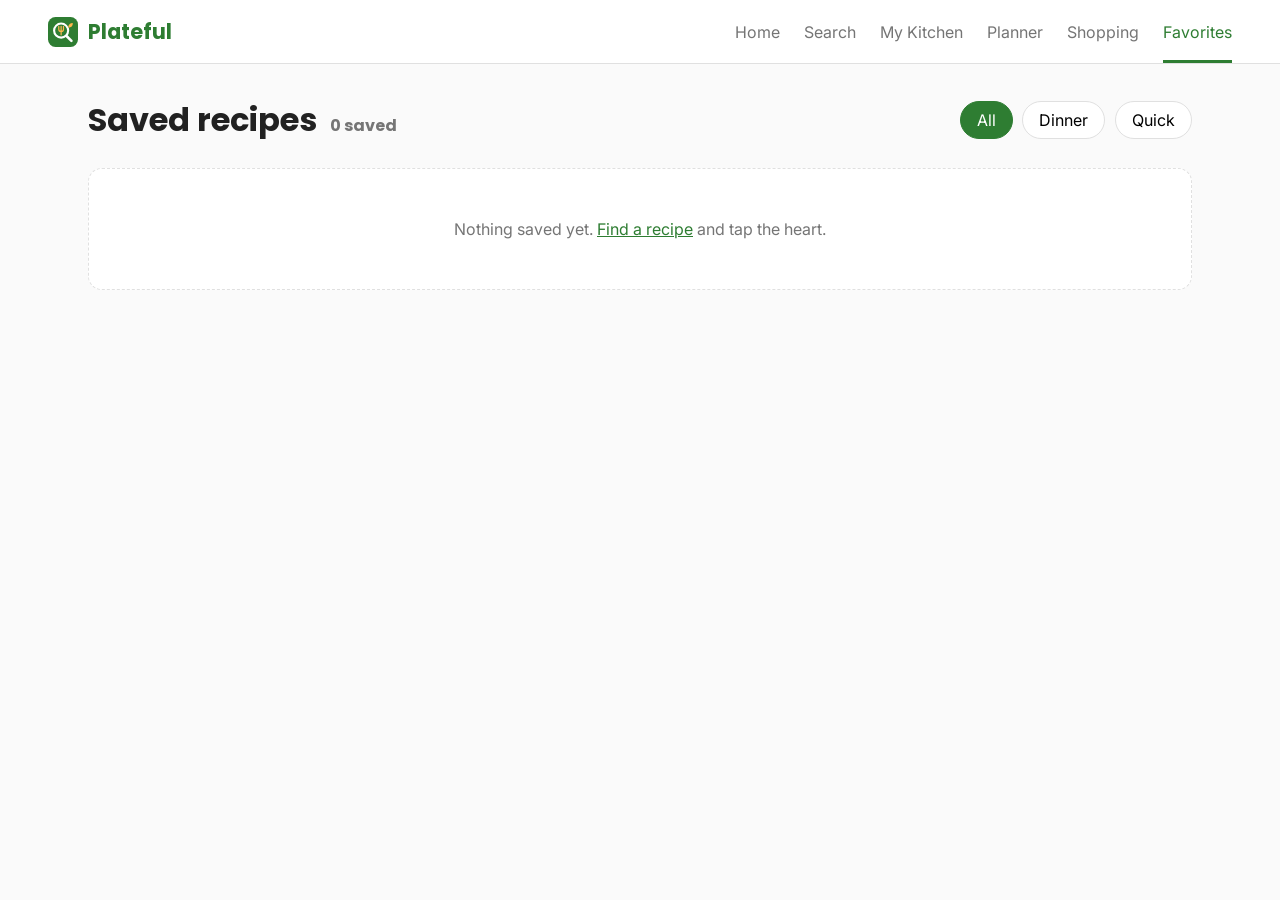
<file: favorites.html>
<!DOCTYPE html>
<html lang="en">

<head>
    <meta charset="utf-8">
    <meta name="viewport" content="width=device-width,initial-scale=1">
    <link rel="icon" href="logo.svg" type="image/svg+xml">
    <link href="https://fonts.googleapis.com/css2?family=Inter:wght@400;500&family=Poppins:wght@600;700&display=swap"
        rel="stylesheet">
    <link rel="stylesheet" href="css/shared.css">
    <title>Favorites · Plateful</title>
    <style>
        .top {
            display: flex;
            justify-content: space-between;
            align-items: center;
            gap: 1rem;
            flex-wrap: wrap;
            margin-bottom: 1.5rem
        }

        .top h1 {
            font-size: 2rem;
            font-weight: 700
        }

        .top small {
            color: var(--muted);
            font-size: 1rem;
            margin-left: .8rem
        }

        .filters {
            display: flex;
            gap: .6rem
        }

        .filters .chip {
            cursor: pointer;
            font: inherit;
            transition: background .2s, color .2s
        }

        .filters .chip:hover {
            border-color: var(--primary)
        }

        .filters .chip.on {
            background: var(--primary);
            color: #fff;
            border-color: var(--primary)
        }

        .grid {
            display: flex;
            flex-wrap: wrap;
            gap: 1.4rem
        }

        .grid>.card,
        .grid>article {
            flex: 1 1 260px;
            max-width: 340px
        }

        .card.out {
            opacity: 0;
            transform: scale(.95)
        }

        .empty {
            flex: 1 1 100%;
            max-width: none;
            text-align: center;
            padding: 3rem 1rem;
            background: #fff;
            border: 1px dashed var(--border);
            border-radius: var(--radius);
            color: var(--muted)
        }

        .empty a {
            color: var(--primary);
            text-decoration: underline
        }
    </style>
</head>

<body>
    <div id="nav"></div>
    <main class="wrap">
        <div class="top">
            <h1>Saved recipes<small id="count"></small></h1>
            <div class="filters" role="group" aria-label="Filter saved recipes"><button class="chip on"
                    data-f="all">All</button><button class="chip" data-f="dinner">Dinner</button><button class="chip"
                    data-f="quick">Quick</button></div>
        </div>
        <section class="grid" id="grid" aria-live="polite"></section>
    </main>
    <script src="js/data.js"></script>
    <script src="js/modal.js"></script>
    <script>
        document.getElementById("nav").innerHTML = NAV("favorites"); ready.then(() => {
            const $ = id => document.getElementById(id); let f = "all";
            const pass = r => f === "all" || (f === "dinner" && r.type === "Dinner") || (f === "quick" && r.time <= 20);
            function render() {
                const all = Favs.list().map(byId).filter(Boolean), list = all.filter(pass);
                $("count").textContent = all.length + " saved";
                $("grid").innerHTML = list.length ? list.map(r => `<article class="card"><a href="recipe.html?id=${r.id}" data-open="${r.id}"><div class="img" style="background:${r.img}"></div><div class="body"><h3>${r.title}</h3><div class="meta">${r.time} min <span class="tag ${r.difficulty}">${r.difficulty}</span></div></div></a><button class="heart on" data-id="${r.id}" aria-label="Remove ${r.title} from favorites">♥</button></article>`).join("") :
                    `<div class="empty">${all.length ? "No saved recipes match this filter." : 'Nothing saved yet. <a href="search.html">Find a recipe</a> and tap the heart.'}</div>`;
            }
            $("grid").onclick = e => { const b = e.target.closest(".heart"); if (!b) return; Favs.toggle(b.dataset.id); const c = b.closest(".card"); c.classList.add("out"); setTimeout(render, 200) };
            document.querySelector(".filters").onclick = e => { const b = e.target.closest(".chip"); if (!b) return; f = b.dataset.f; document.querySelectorAll(".filters .chip").forEach(x => x.classList.toggle("on", x === b)); render() };
            render();
            addEventListener("rf:favs", render);
        });
    </script>
</body>

</html>
</file>
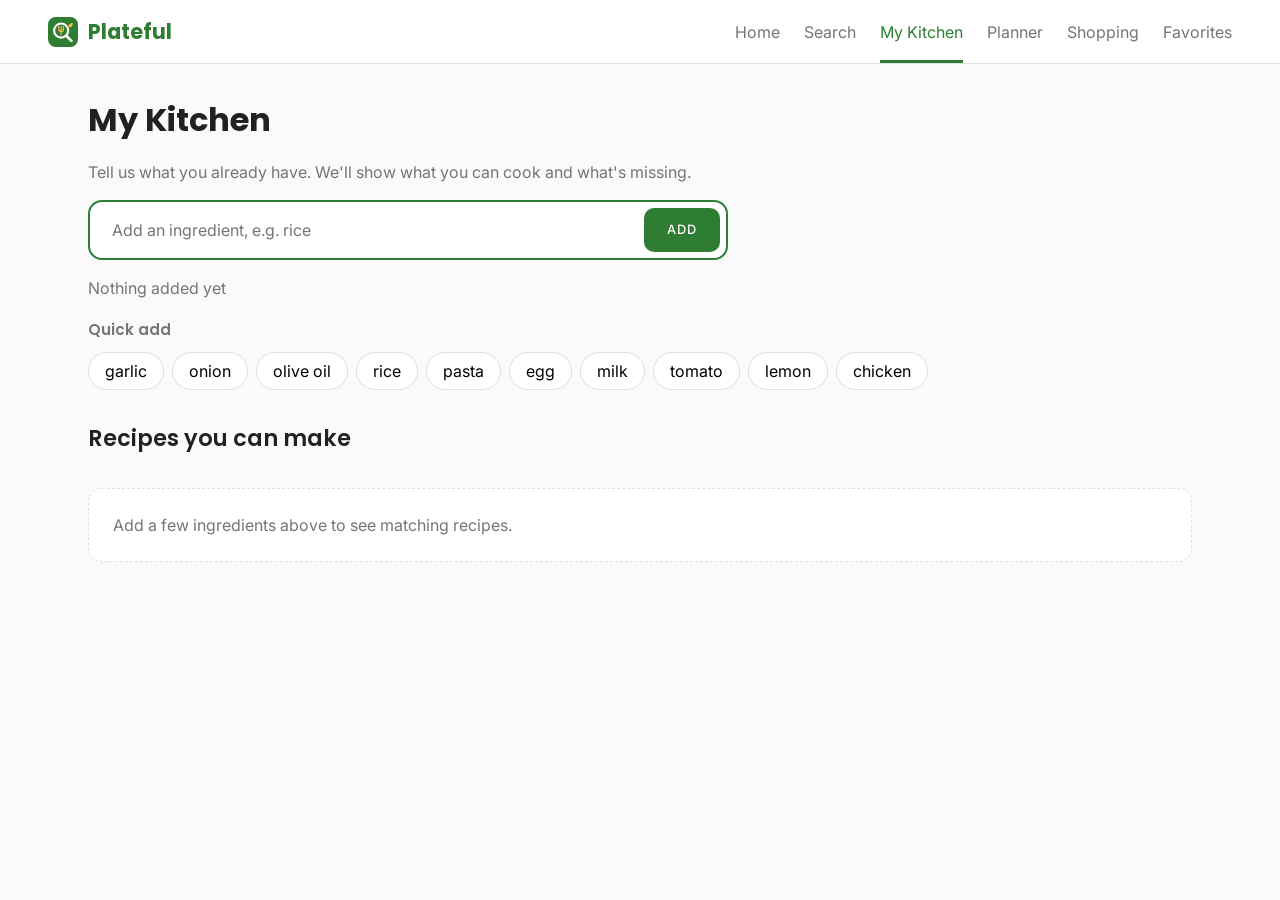
<file: kitchen.html>
<!DOCTYPE html>
<html lang="en">

<head>
    <meta charset="utf-8">
    <meta name="viewport" content="width=device-width,initial-scale=1">
    <link rel="icon" href="logo.svg" type="image/svg+xml">
    <title>My Kitchen · Plateful</title>
    <link href="https://fonts.googleapis.com/css2?family=Inter:wght@400;500&family=Poppins:wght@600;700&display=swap"
        rel="stylesheet">
    <link rel="stylesheet" href="css/shared.css">
    <style>
        .bar {
            display: flex;
            border: 2px solid var(--primary);
            border-radius: 14px;
            background: #fff;
            padding: .4rem;
            max-width: 640px;
            margin: 1rem 0
        }

        .bar input {
            flex: 1;
            border: 0;
            font: inherit;
            padding: .6rem 1rem;
            min-width: 0;
            background: none
        }

        .bar input:focus {
            outline: none
        }

        .tags {
            display: flex;
            flex-wrap: wrap;
            gap: .5rem;
            margin: .6rem 0 1.2rem
        }

        .ing {
            background: #FFF3E0;
            border: 1px solid var(--secondary);
            color: #8a5200;
            border-radius: 999px;
            padding: .35rem .9rem;
            cursor: pointer;
            font: inherit
        }

        .quick {
            cursor: pointer;
            font: inherit;
            transition: background .2s
        }

        .quick:hover {
            background: #E8F5E9;
            border-color: var(--primary)
        }

        .grid {
            margin-top: 1rem;
            display: flex;
            flex-wrap: wrap;
            gap: 1.2rem
        }

        .grid>.card,
        .grid>article {
            flex: 1 1 230px;
            max-width: 340px
        }

        .miss {
            font-size: .85rem;
            margin-top: .5rem;
            color: var(--muted)
        }

        .ok {
            color: var(--primary);
            font-weight: 500
        }

        .empty {
            background: #fff;
            border: 1px dashed var(--border);
            border-radius: var(--radius);
            padding: 1.5rem;
            color: var(--muted)
        }
    </style>
</head>

<body>
    <div id="nav"></div>
    <main class="wrap">
        <h1 style="font-size:2rem;font-weight:700">My Kitchen</h1>
        <p style="color:var(--muted)">Tell us what you already have. We'll show what you can cook and what's missing.
        </p>
        <form class="bar" id="form"><input id="q" placeholder="Add an ingredient, e.g. rice"
                aria-label="Add ingredient"><button class="btn">Add</button></form>
        <div class="tags" id="have" aria-label="Your ingredients"></div>
        <h3 style="font-size:.95rem;color:var(--muted);margin-bottom:.5rem">Quick add</h3>
        <div class="tags" id="quick"></div>
        <h2 style="font-size:1.4rem;margin-top:2rem">Recipes you can make</h2>
        <div class="grid" id="grid"></div>
    </main>
    <script src="js/data.js"></script>
    <script src="js/modal.js"></script>
    <script>
        document.getElementById("nav").innerHTML = NAV("kitchen"); ready.then(() => {
            const $ = id => document.getElementById(id); let have = Pantry.list();
            const COMMON = ["garlic", "onion", "olive oil", "rice", "pasta", "egg", "milk", "tomato", "lemon", "chicken"];
            function add(s) { s = s.trim().toLowerCase(); if (s && !have.includes(s)) { have.push(s); Pantry.set(have) } render() }
            $("form").onsubmit = e => { e.preventDefault(); $("q").value.split(",").forEach(add); $("q").value = "" };
            $("have").onclick = e => { const b = e.target.closest(".ing"); if (b) { have.splice(+b.dataset.i, 1); Pantry.set(have); render() } };
            $("quick").onclick = e => { const b = e.target.closest(".quick"); if (b) add(b.textContent) };
            function render() {
                $("have").innerHTML = have.length ? have.map((s, i) => `<button class="ing" data-i="${i}" aria-label="Remove ${esc(s)}">${esc(s)} ×</button>`).join("") : `<span style="color:var(--muted)">Nothing added yet</span>`;
                $("quick").innerHTML = COMMON.filter(c => !have.includes(c)).map(c => `<button class="chip quick">${c}</button>`).join("");
                const res = RECIPES.map(r => { const miss = r.ingredients.filter(i => !have.some(h => ingMatch(i, h))); return { r, miss } }).filter(x => x.miss.length < x.r.ingredients.length).sort((a, b) => a.miss.length - b.miss.length);
                $("grid").innerHTML = !have.length ? `<p class="empty" style="flex:1 1 100%;max-width:none">Add a few ingredients above to see matching recipes.</p>` : res.length ? res.map(({ r, miss }) => `<article class="card"><a href="recipe.html?id=${r.id}" data-open="${r.id}"><div class="img" style="background:${r.img}"></div><div class="body"><h3>${r.title}</h3><div class="meta">${r.time} min <span class="tag ${r.difficulty}">${r.difficulty}</span></div><div class="miss">${miss.length ? "Missing: " + miss.join(", ") : '<span class="ok">You have everything</span>'}</div></div></a></article>`).join("") : `<p class="empty" style="flex:1 1 100%;max-width:none">No recipes use these yet. Try adding more ingredients.</p>`;
            }
            render();
        });
    </script>
</body>

</html>
</file>
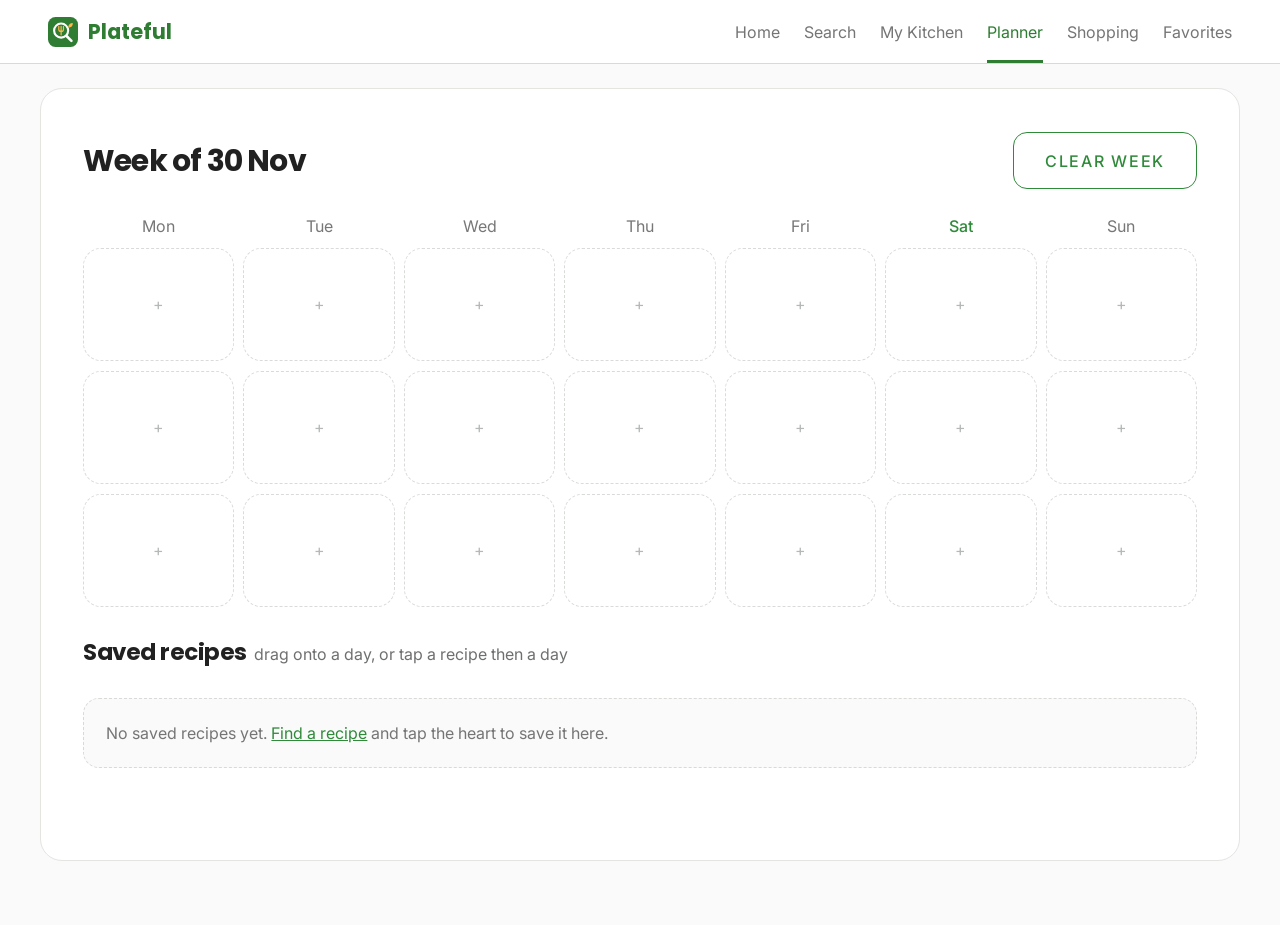
<file: planner.html>
<!DOCTYPE html>
<html lang="en">

<head>
    <meta charset="utf-8">
    <meta name="viewport" content="width=device-width,initial-scale=1">
    <link rel="icon" href="logo.svg" type="image/svg+xml">
    <title>Meal planner · Plateful</title>
    <link href="https://fonts.googleapis.com/css2?family=Inter:wght@400;500&family=Poppins:wght@600;700&display=swap"
        rel="stylesheet">
    <link rel="stylesheet" href="css/shared.css">
    <link rel="stylesheet" href="css/planner.css">
</head>

<body>
    <div id="nav"></div>
    <main class="planner-page">
        <div class="planner-heading">
            <h1 id="weekTitle"></h1><button id="clearWeek" class="clear-button" type="button">CLEAR WEEK</button>
        </div>
        <div class="planner-scroll">
            <div class="calendar">
                <div class="day-headings" id="days"></div>
                <div class="meal-grid" id="grid"></div>
            </div>
        </div>
        <section class="saved-section">
            <div class="saved-title">
                <h2>Saved recipes</h2><span>drag onto a day, or tap a recipe then a day</span>
            </div>
            <div class="saved-recipes" id="saved"></div>
        </section>
    </main>
    <div class="toast" id="toast" role="status" aria-live="polite"></div>
    <script src="js/data.js"></script>
    <script src="js/planner.js"></script>
</body>

</html>
</file>
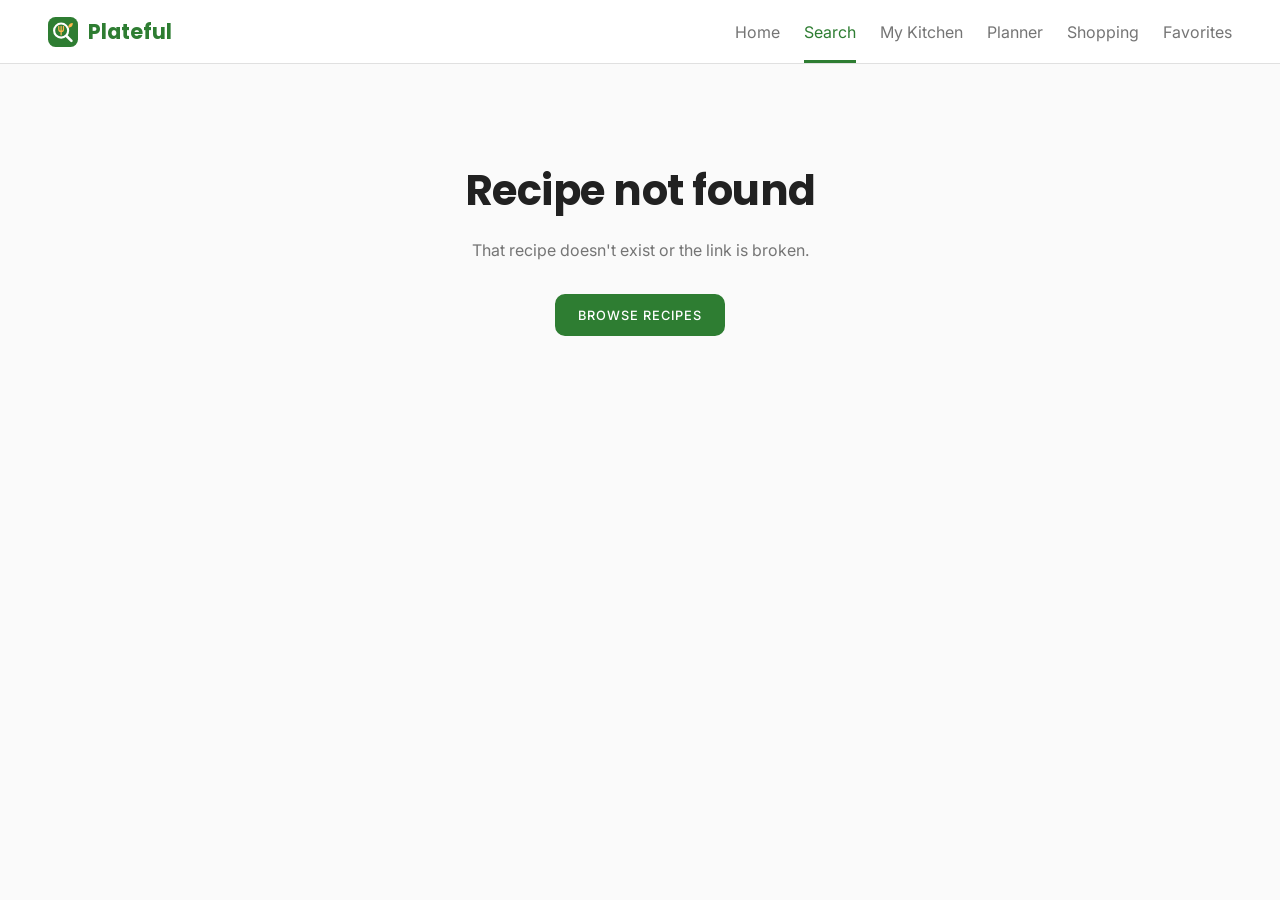
<file: recipe.html>
<!DOCTYPE html>
<html lang="en">

<head>
    <meta charset="utf-8">
    <meta name="viewport" content="width=device-width,initial-scale=1">
    <link rel="icon" href="logo.svg" type="image/svg+xml">
    <title>Recipe · Plateful</title>
    <link href="https://fonts.googleapis.com/css2?family=Inter:wght@400;500&family=Poppins:wght@600;700&display=swap"
        rel="stylesheet">
    <link rel="stylesheet" href="css/shared.css">
    <style>
        .hero {
            display: flex;
            flex-wrap: wrap;
            gap: 2rem;
            align-items: flex-start
        }

        .hero>.pic {
            flex: 1 1 320px
        }

        .hero>div:last-child {
            flex: 1.2 1 320px
        }

        .pic {
            height: 380px;
            border-radius: 24px;
            display: flex;
            justify-content: center;
            align-items: center;
            overflow: hidden
        }

        .pic[style*="url("]::before {
            display: none
        }

        .pic::before {
            content: "";
            width: 300px;
            height: 300px;
            border-radius: 50%;
            background: rgba(255, 255, 255, .25);
            border: 22px solid rgba(255, 255, 255, .28);
            margin-top: 140px
        }

        h1 {
            font-size: clamp(1.8rem, 4vw, 2.6rem);
            font-weight: 700;
            letter-spacing: -.5px
        }

        .meta {
            display: flex;
            gap: 1rem;
            align-items: center;
            color: var(--muted);
            margin: .8rem 0 1.4rem;
            flex-wrap: wrap
        }

        .btns {
            display: flex;
            gap: .8rem;
            flex-wrap: wrap
        }

        .btn.amber {
            background: var(--secondary);
            border-color: var(--secondary);
            color: #212121
        }

        .btn.amber:hover {
            background: #f5a623
        }

        .btn.on {
            background: #E8F5E9
        }

        .cols {
            display: flex;
            flex-wrap: wrap;
            gap: 2rem;
            margin-top: 2.5rem
        }

        .cols>div:first-child {
            flex: 1 1 300px;
            min-width: 0
        }

        .cols>div:last-child {
            flex: 1.3 1 340px;
            min-width: 0
        }

        h2 {
            font-size: 1.4rem;
            margin: 0 0 1rem
        }

        .servings {
            display: flex;
            align-items: center;
            gap: .7rem;
            margin-bottom: 1rem;
            color: var(--muted)
        }

        .servings button {
            width: 34px;
            height: 34px;
            border-radius: 50%;
            border: 1.5px solid var(--primary);
            background: #fff;
            color: var(--primary);
            font-size: 1.2rem;
            cursor: pointer;
            line-height: 1
        }

        .servings button:hover {
            background: #E8F5E9
        }

        .servings b {
            color: var(--text);
            min-width: 5.5ch;
            text-align: center
        }

        .ings label {
            display: flex;
            gap: .7rem;
            align-items: center;
            padding: .7rem 0;
            border-bottom: 1px solid var(--border);
            cursor: pointer
        }

        .ings input {
            accent-color: var(--primary);
            width: 18px;
            height: 18px
        }

        .ings input:checked+span {
            text-decoration: line-through;
            color: var(--muted)
        }

        .nutri {
            display: flex;
            gap: .8rem;
            margin-top: 1rem;
            flex-wrap: wrap
        }

        .nutri div {
            flex: 1;
            min-width: 90px;
            text-align: center;
            background: #fff;
            border: 1px solid var(--border);
            border-radius: var(--radius);
            padding: .9rem .4rem
        }

        .nutri b {
            display: block;
            font: 700 1.4rem Poppins;
            color: var(--primary)
        }

        .nutri span {
            color: var(--muted);
            font-size: .9rem
        }

        .steps {
            list-style: none;
            padding: 0;
            margin: 0;
            counter-reset: s
        }

        .steps li {
            display: flex;
            gap: 1rem;
            margin-bottom: 1.3rem;
            counter-increment: s
        }

        .steps li::before {
            content: counter(s);
            flex: none;
            width: 34px;
            height: 34px;
            border-radius: 50%;
            background: var(--primary);
            color: #fff;
            display: flex;
            justify-content: center;
            align-items: center;
            font-weight: 600
        }

        .steps small {
            color: var(--muted);
            display: block
        }

        .err {
            text-align: center;
            padding: 4rem 1rem
        }

        dialog {
            border: 0;
            border-radius: var(--radius);
            padding: 1.5rem;
            box-shadow: 0 20px 50px rgba(0, 0, 0, .25)
        }

        dialog::backdrop {
            background: rgba(0, 0, 0, .45)
        }

        #planDlg {
            width: min(380px, 92vw)
        }

        #planDlg select {
            width: 100%;
            padding: .7rem;
            border: 1px solid var(--border);
            border-radius: 10px;
            font: inherit;
            margin: .4rem 0 1rem;
            background: #fff
        }

        #planDlg .row {
            display: flex;
            gap: .6rem;
            margin-top: .5rem
        }

        #planDlg .row .btn {
            flex: 1
        }

        #cook {
            width: 100vw;
            height: 100vh;
            max-width: none;
            max-height: none;
            margin: 0;
            border-radius: 0;
            padding: 0;
            background: #FAFAFA
        }

        #cook[open] {
            display: flex;
            flex-direction: column
        }

        .ctop {
            display: flex;
            justify-content: space-between;
            align-items: center;
            padding: 1rem 1.5rem;
            background: #fff;
            border-bottom: 1px solid var(--border)
        }

        .bar {
            height: 6px;
            background: var(--border)
        }

        .bar i {
            display: block;
            height: 100%;
            background: var(--primary);
            transition: width .3s
        }

        .cbody {
            flex: 1;
            display: flex;
            flex-direction: column;
            justify-content: center;
            align-items: center;
            text-align: center;
            padding: 1.5rem;
            gap: 1.5rem;
            overflow: auto
        }

        .cbody p {
            font: 600 clamp(1.5rem, 4vw, 2.6rem)/1.3 Poppins;
            max-width: 900px;
            margin: 0
        }

        .timer {
            font: 700 3rem Poppins;
            color: var(--primary)
        }

        .timer.done {
            color: #C0504D
        }

        .cfoot {
            display: flex;
            gap: 1rem;
            padding: 1rem 1.5rem;
            background: #fff;
            border-top: 1px solid var(--border)
        }

        .cfoot .btn {
            flex: 1;
            padding: 1.1rem
        }

        .cfoot .btn:disabled {
            opacity: .4;
            cursor: default
        }

        .toast {
            position: fixed;
            left: 50%;
            bottom: 24px;
            transform: translate(-50%, 20px);
            background: #202522;
            color: #fff;
            padding: 12px 18px;
            border-radius: 10px;
            opacity: 0;
            pointer-events: none;
            transition: .2s;
            z-index: 99
        }

        .toast.show {
            opacity: 1;
            transform: translate(-50%, 0)
        }

        @media(max-width:760px) {
            .pic {
                height: 240px
            }

            .pic::before {
                width: 200px;
                height: 200px;
                margin-top: 100px
            }
        }

        @media print {

            .nav,
            .btns,
            .servings button,
            #cookBtn {
                display: none
            }
        }
    </style>
</head>

<body>
    <div id="nav"></div>
    <main class="wrap" id="main"></main>
    <dialog id="planDlg">
        <h2 style="font-size:1.2rem">Add to meal plan</h2><label>Day<select
                id="pDay"></select></label><label>Meal<select id="pMeal"></select></label>
        <div class="row"><button class="btn ghost" id="pCancel" type="button">Cancel</button><button class="btn"
                id="pAdd" type="button">Add</button></div>
    </dialog>
    <dialog id="cook" aria-label="Cooking mode">
        <div class="ctop"><b id="cTitle"></b><span id="cCount"></span><button class="btn ghost" id="cClose"
                type="button">Exit</button></div>
        <div class="bar"><i id="cBar"></i></div>
        <div class="cbody">
            <p id="cText"></p>
            <div class="timer" id="cTimer" hidden></div><button class="btn ghost" id="cTimerBtn" type="button"
                hidden>Start timer</button>
        </div>
        <div class="cfoot"><button class="btn ghost" id="cPrev" type="button">Back</button><button class="btn"
                id="cNext" type="button">Next</button></div>
    </dialog>
    <div class="toast" id="toast" role="status"></div>
    <script src="js/data.js"></script>
    <script>
        document.getElementById("nav").innerHTML = NAV("search"); ready.then(() => {
            const $ = id => document.getElementById(id), R = byId(new URLSearchParams(location.search).get("id")), D = R && DETAIL[R.id];
            function toast(m) { const t = $("toast"); t.textContent = m; t.classList.add("show"); clearTimeout(toast.t); toast.t = setTimeout(() => t.classList.remove("show"), 2000) }
            if (!R || !D) { $("main").innerHTML = '<div class="err"><h1>Recipe not found</h1><p style="color:var(--muted)">That recipe doesn\'t exist or the link is broken.</p><a class="btn" href="search.html" style="display:inline-block;margin-top:1rem">Browse recipes</a></div>'; document.title = "Recipe not found · Plateful" }
            else {
                document.title = R.title + " · Plateful";
                let n = D.s;
                $("main").innerHTML = `<div class="hero"><div class="pic" style="background:${R.img}"></div><div><h1>${R.title}</h1>
<div class="meta"><span>${R.time} min</span><span class="tag ${R.difficulty}">${R.difficulty}</span><span>${R.cuisine}</span>${R.src ? `<span>via ${R.src}</span>` : ""}${R.diet.map(d => `<span class="tag">${d}</span>`).join("")}</div>
<div class="btns"><button class="btn amber" id="planBtn" type="button">+ Add to meal plan</button><button class="btn ghost" id="saveBtn" type="button" aria-pressed="false"></button><button class="btn ghost" id="cookBtn" type="button">Start cooking</button></div></div></div>
<div class="cols"><div><h2>Ingredients</h2><div class="servings"><button id="minus" type="button" aria-label="Fewer servings">−</button><b id="srv" aria-live="polite"></b><button id="plus" type="button" aria-label="More servings">+</button></div><div class="ings" id="ings"></div>
<h2 style="margin-top:2rem">Nutrition <small style="font:400 .9rem Inter;color:var(--muted)">per serving</small></h2><div class="nutri">${NUT(D.n)}</div></div>
<div><h2>Instructions</h2><ol class="steps">${D.st.map(([t, m]) => `<li><div>${t}${m ? `<small>${m} min</small>` : ""}</div></li>`).join("")}</ol></div></div>`;
                const FR = { 0.25: "¼", 0.5: "½", 0.75: "¾" };
                function fmt(q) { q = q * n / D.s; if (q >= 100) q = Math.round(q / 5) * 5; else q = Math.round(q * 4) / 4; const w = Math.floor(q), f = FR[q - w]; return (w ? w : "") + (f || "") || "¼" }
                function line([q, t]) { if (!q) return t.replace(/\|\w+/, ""); const v = q * n / D.s; return fmt(q) + " " + t.replace(/\|(\w+)/, v <= 1 ? "" : "$1") }
                function drawIngs() { $("srv").textContent = n + (n === 1 ? " serving" : " servings"); $("ings").innerHTML = D.i.map((x, j) => `<label><input type="checkbox" data-j="${j}" ${CK.includes(j) ? "checked" : ""}><span>${line(x)}</span></label>`).join("") }
                let CK = store.get("rf_checked_" + R.id, []); $("ings").onchange = e => { const j = +e.target.dataset.j; CK = e.target.checked ? [...CK, j] : CK.filter(x => x !== j); store.set("rf_checked_" + R.id, CK) };
                $("minus").onclick = () => { if (n > 1) { n--; drawIngs() } }; $("plus").onclick = () => { if (n < 12) { n++; drawIngs() } }; drawIngs();
                if (D.i.every(x => !x[0])) document.querySelector(".servings").style.display = "none";
                // save
                function drawSave() { const s = Favs.has(R.id); $("saveBtn").textContent = (s ? "♥ Saved" : "♡ Save"); $("saveBtn").classList.toggle("on", s); $("saveBtn").setAttribute("aria-pressed", s) }
                $("saveBtn").onclick = () => { toast(Favs.toggle(R.id) ? "Saved to favorites" : "Removed from favorites"); drawSave() }; drawSave();
                // meal plan
                const DAYS = ["Monday", "Tuesday", "Wednesday", "Thursday", "Friday", "Saturday", "Sunday"], MEALS = ["Breakfast", "Lunch", "Dinner"];
                $("pDay").innerHTML = DAYS.map((d, i) => `<option value="${d.slice(0, 3).toLowerCase()}">${d}</option>`).join("");
                $("pMeal").innerHTML = MEALS.map(m => `<option value="${m.toLowerCase()}">${m}</option>`).join("");
                $("pMeal").value = ["breakfast", "lunch", "dinner"].includes(R.type.toLowerCase()) ? R.type.toLowerCase() : "dinner"; $("pDay").selectedIndex = (new Date().getDay() + 6) % 7;
                $("planBtn").onclick = () => $("planDlg").showModal(); $("pCancel").onclick = () => $("planDlg").close();
                $("pAdd").onclick = () => {
                    const k = planKey(), p = store.get(k, {}), s = $("pDay").value + "-" + $("pMeal").value, old = byId(p[s]); p[s] = R.id; store.set(k, p); $("planDlg").close();
                    toast(old && old.id !== R.id ? `Replaced ${old.title} on ${$("pDay").selectedOptions[0].text} ${$("pMeal").value}` : `Added to ${$("pDay").selectedOptions[0].text} ${$("pMeal").value}`)
                };
                // cooking mode
                let si = 0, left = 0, tick = null, lock = null;
                function stopTimer() { clearInterval(tick); tick = null }
                function fmtT(s) { return Math.floor(s / 60) + ":" + String(s % 60).padStart(2, "0") }
                function showStep() {
                    stopTimer(); const [t, m] = D.st[si]; $("cText").textContent = t; $("cCount").textContent = `Step ${si + 1} of ${D.st.length}`; $("cBar").style.width = (si + 1) / D.st.length * 100 + "%";
                    $("cPrev").disabled = si === 0; $("cNext").textContent = si === D.st.length - 1 ? "Finish" : "Next";
                    left = (m || 0) * 60; $("cTimer").hidden = $("cTimerBtn").hidden = !m; $("cTimer").classList.remove("done"); $("cTimer").textContent = fmtT(left); $("cTimerBtn").textContent = "Start timer"
                }
                $("cTimerBtn").onclick = () => {
                    if (tick) { stopTimer(); $("cTimerBtn").textContent = "Resume"; return }
                    if (left <= 0) return; $("cTimerBtn").textContent = "Pause";
                    tick = setInterval(() => { left--; $("cTimer").textContent = fmtT(left); if (left <= 0) { stopTimer(); $("cTimer").textContent = "Time's up!"; $("cTimer").classList.add("done"); $("cTimerBtn").hidden = true; navigator.vibrate && navigator.vibrate([300, 150, 300]) } }, 1000)
                };
                $("cookBtn").onclick = async () => { si = 0; $("cTitle").textContent = R.title; showStep(); $("cook").showModal(); try { lock = await navigator.wakeLock?.request("screen") } catch { } };
                $("cNext").onclick = () => { if (si < D.st.length - 1) { si++; showStep() } else { $("cook").close(); toast("Enjoy your meal! 🍽️") } };
                $("cPrev").onclick = () => { if (si > 0) { si--; showStep() } };
                $("cClose").onclick = () => $("cook").close();
                $("cook").addEventListener("close", () => { stopTimer(); lock?.release?.(); lock = null });
                $("cook").addEventListener("keydown", e => { if (e.key === "ArrowRight") $("cNext").click(); if (e.key === "ArrowLeft") $("cPrev").click() });
            }
        });
    </script>
</body>

</html>
</file>
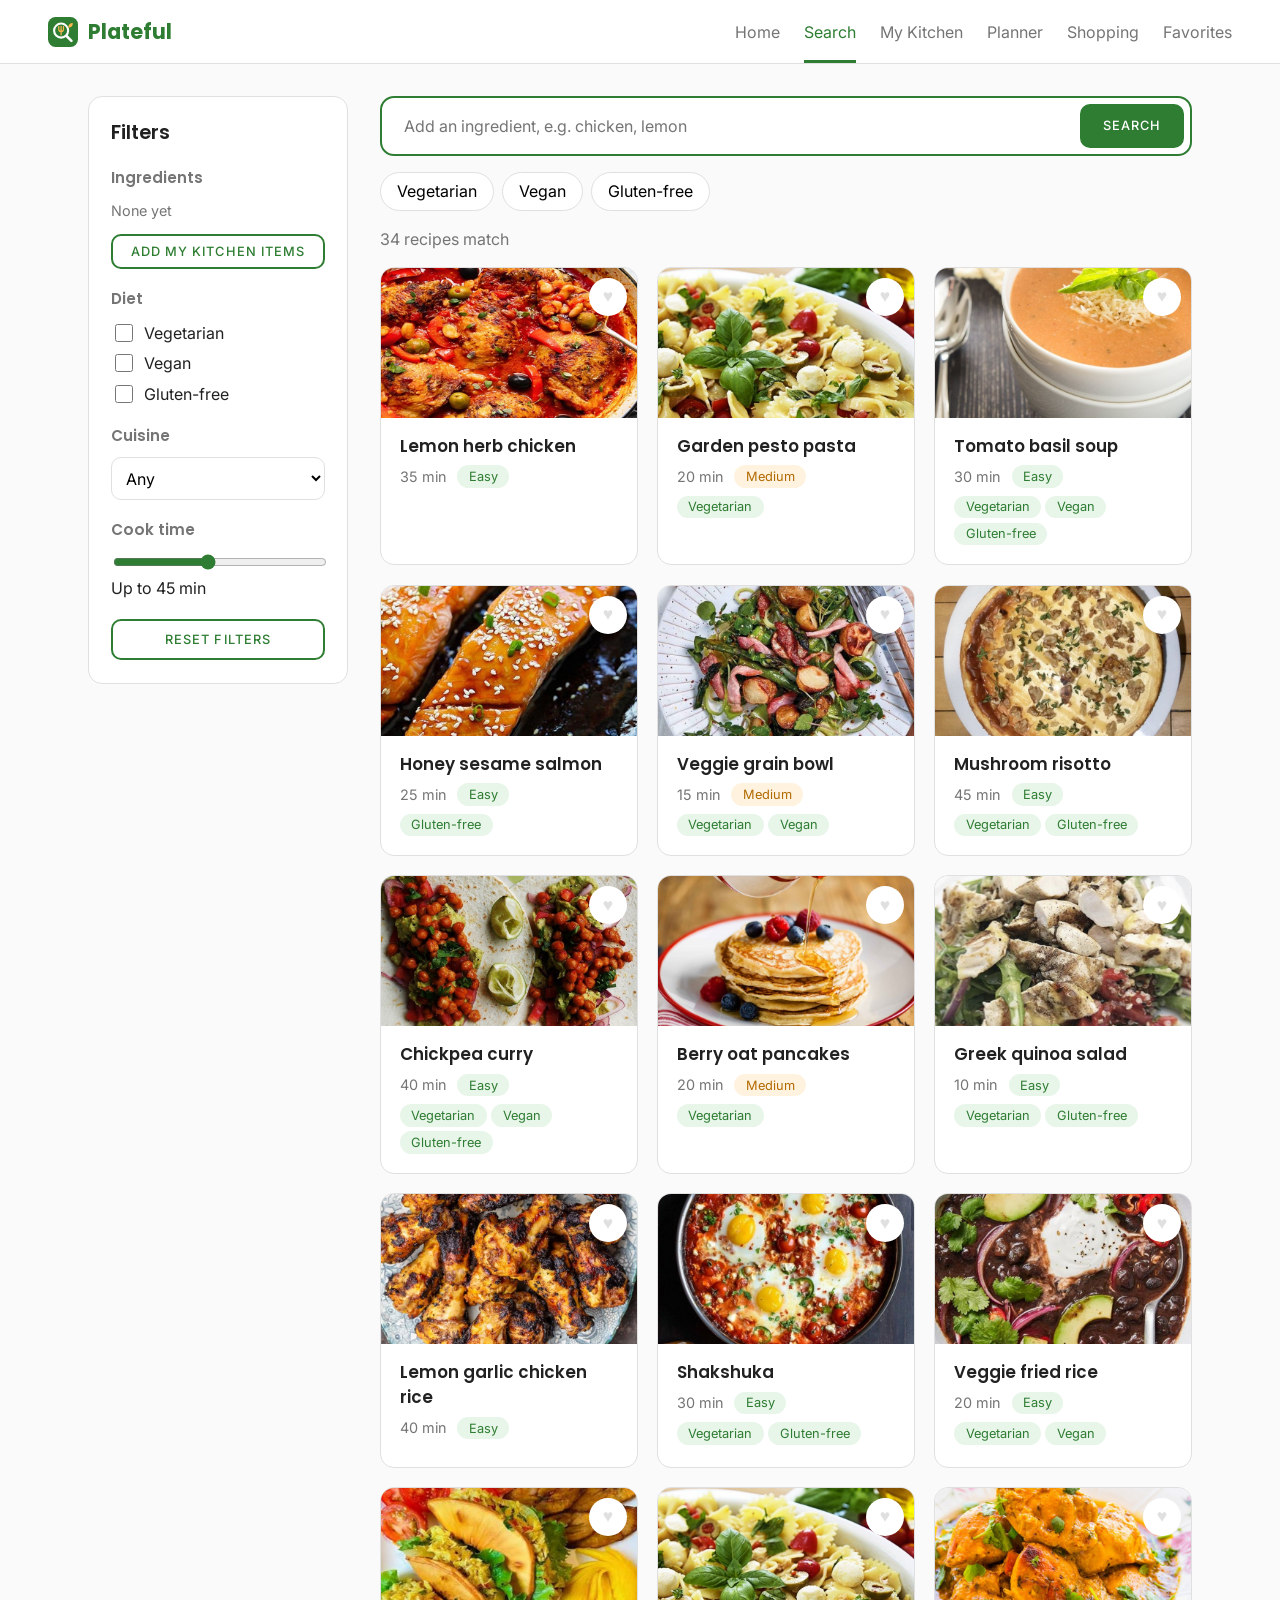
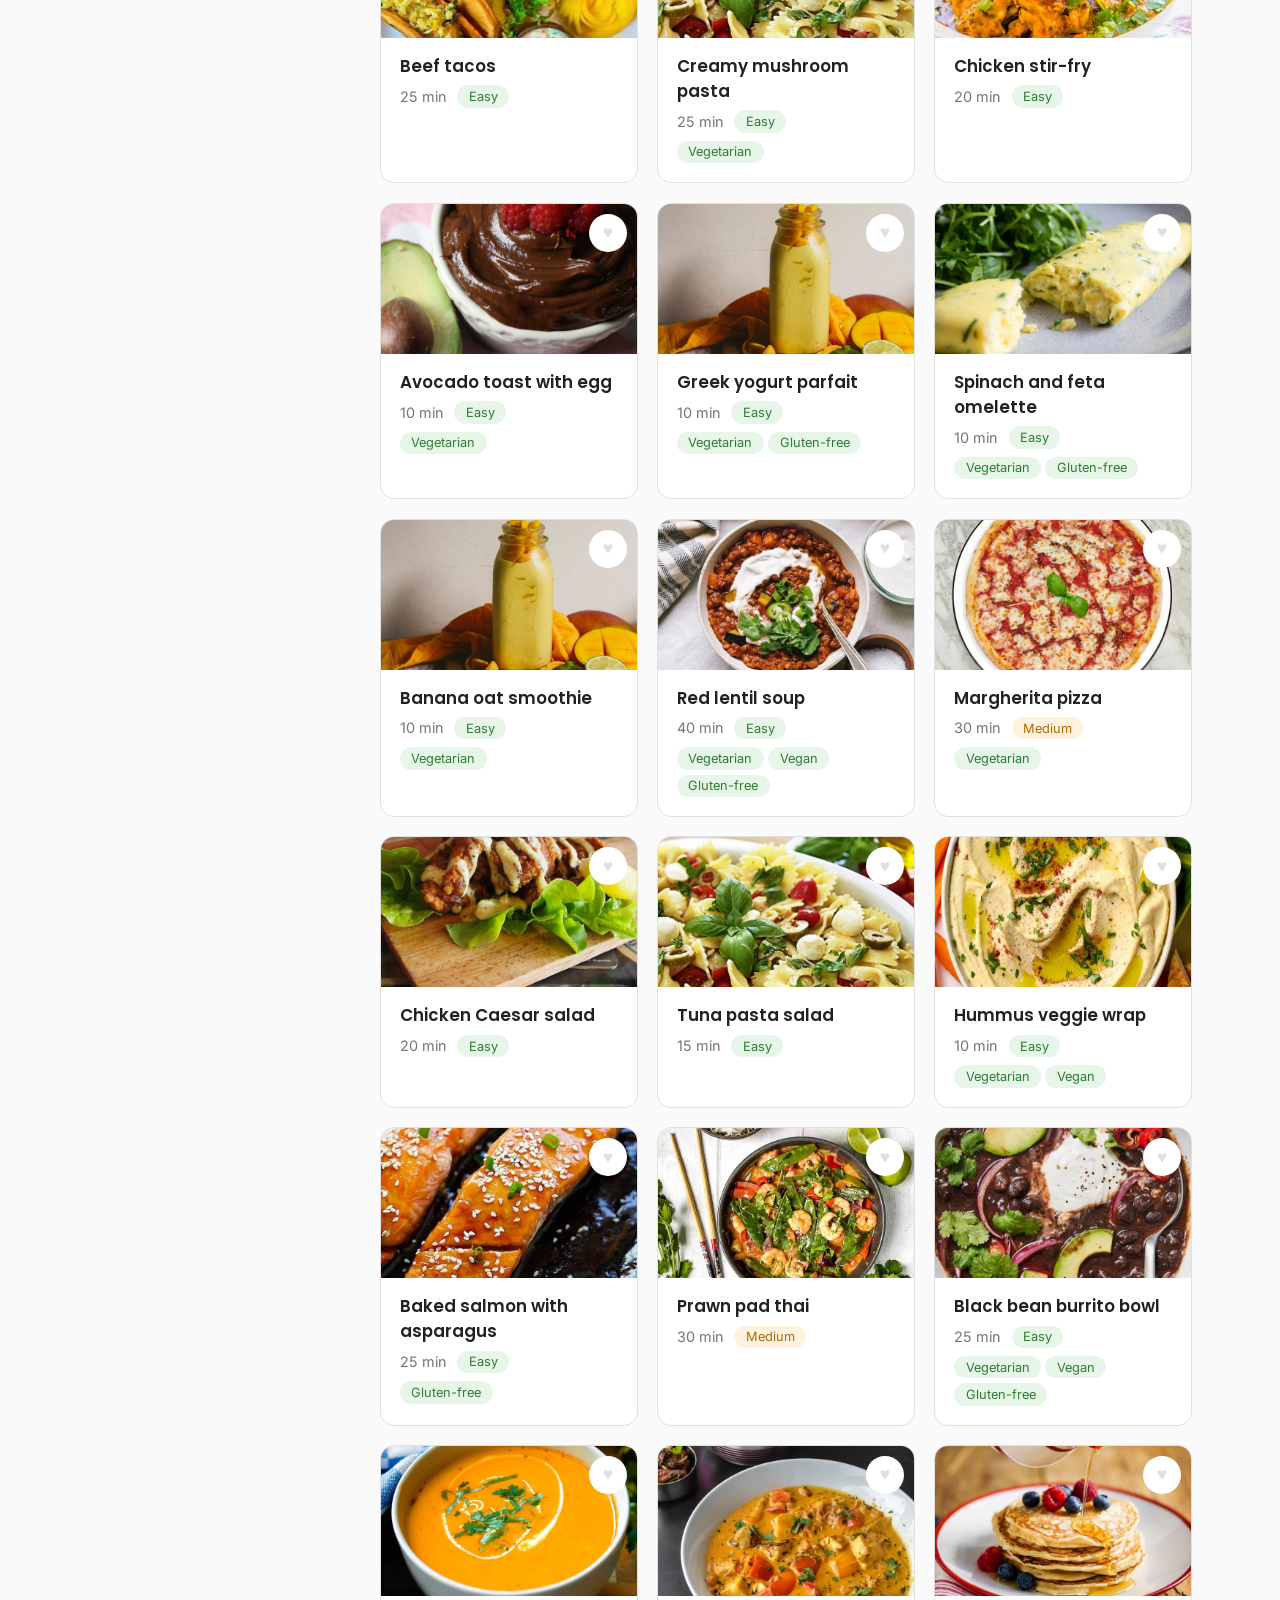
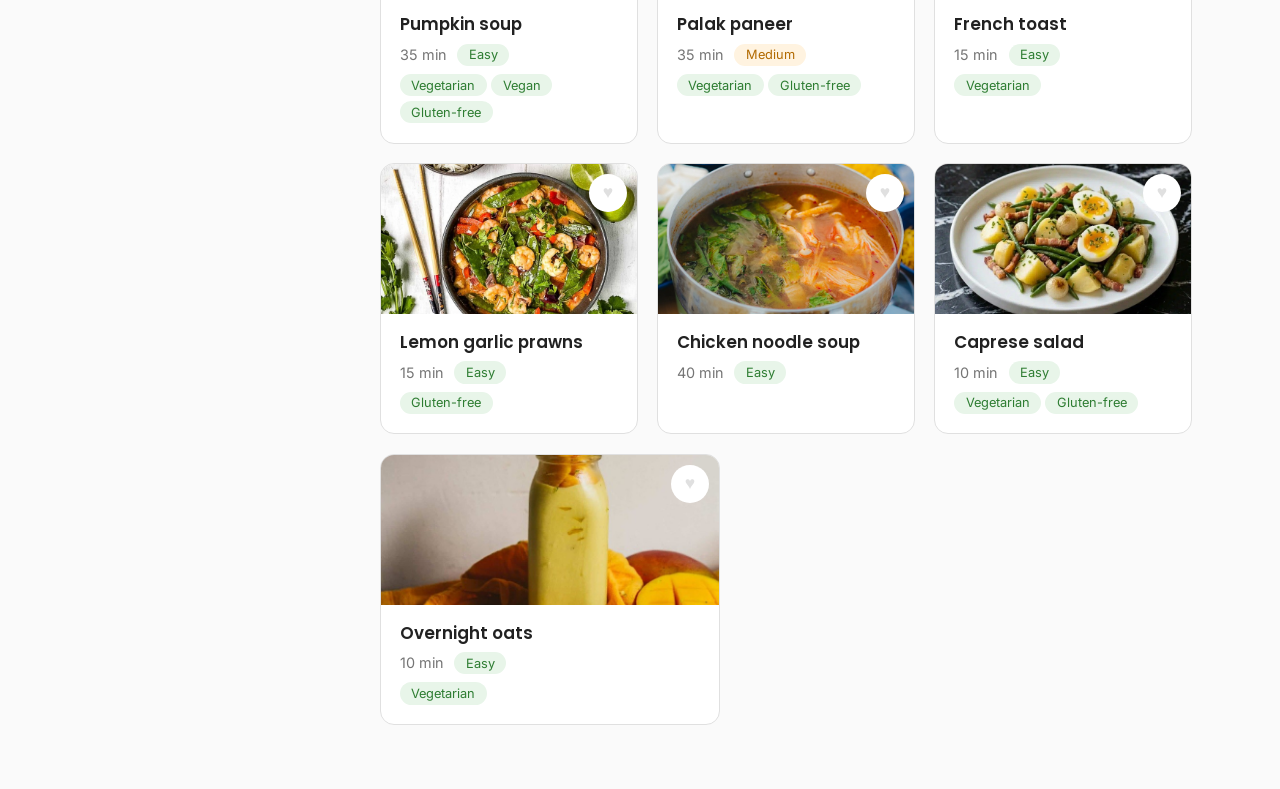
<file: search.html>
<!DOCTYPE html>
<html lang="en">

<head>
    <meta charset="utf-8">
    <meta name="viewport" content="width=device-width,initial-scale=1">
    <link rel="icon" href="logo.svg" type="image/svg+xml">
    <title>Search recipes · Plateful</title>
    <link href="https://fonts.googleapis.com/css2?family=Inter:wght@400;500&family=Poppins:wght@600;700&display=swap"
        rel="stylesheet">
    <link rel="stylesheet" href="css/shared.css">
    <style>
        .layout {
            display: flex;
            flex-wrap: wrap;
            gap: 2rem;
            align-items: flex-start
        }

        .layout>.filters {
            flex: 0 0 260px
        }

        .layout>section {
            flex: 1 1 420px;
            min-width: 0
        }

        .filters {
            background: #fff;
            border: 1px solid var(--border);
            border-radius: var(--radius);
            padding: 1.4rem
        }

        .filters h3 {
            font-size: .95rem;
            color: var(--muted);
            margin: 1.2rem 0 .6rem
        }

        .filters h3:first-child {
            margin-top: 0
        }

        .tags {
            display: flex;
            flex-wrap: wrap;
            gap: .5rem
        }

        .ing {
            background: #FFF3E0;
            border: 1px solid var(--secondary);
            color: #8a5200;
            border-radius: 999px;
            padding: .35rem .9rem;
            cursor: pointer;
            font: inherit
        }

        .ing:hover {
            background: #FFE0B2
        }

        .filters label {
            display: flex;
            gap: .5rem;
            align-items: center;
            margin: .4rem 0;
            cursor: pointer
        }

        .filters input[type=checkbox] {
            accent-color: var(--primary);
            width: 18px;
            height: 18px
        }

        select {
            width: 100%;
            padding: .6rem;
            border: 1px solid var(--border);
            border-radius: 10px;
            font: inherit;
            background: #fff
        }

        input[type=range] {
            width: 100%;
            accent-color: var(--primary)
        }

        .searchbar {
            display: flex;
            border: 2px solid var(--primary);
            border-radius: 14px;
            background: #fff;
            padding: .4rem;
            margin-bottom: 1rem
        }

        .searchbar input {
            flex: 1;
            border: 0;
            font: inherit;
            padding: .6rem 1rem;
            min-width: 0;
            background: none
        }

        .searchbar input:focus {
            outline: none
        }

        .count {
            color: var(--muted);
            margin: 0 0 1rem
        }

        .grid {
            display: flex;
            flex-wrap: wrap;
            gap: 1.2rem
        }

        .grid>.card,
        .grid>article {
            flex: 1 1 210px;
            max-width: 340px
        }

        .empty {
            flex: 1 1 100%;
            max-width: none;
            text-align: center;
            padding: 3rem 1rem;
            color: var(--muted);
            background: #fff;
            border: 1px dashed var(--border);
            border-radius: var(--radius)
        }

        .matchnote {
            font-size: .8rem;
            color: var(--primary);
            margin-top: .5rem
        }

        #ftoggle {
            display: none
        }

        .cnt-ing {
            display: none
        }

        @media(max-width:800px) {
            .layout>.filters {
                flex-basis: 100%;
                display: none
            }

            .layout>.filters.show {
                display: block
            }

            #ftoggle {
                display: block;
                width: 100%;
                margin-bottom: 1rem
            }

            .cnt-ing {
                display: inline
            }
        }
    </style>
</head>

<body>
    <div id="nav"></div>
    <main class="wrap"><button class="btn ghost" id="ftoggle" type="button" aria-expanded="false">Filters</button>
        <div class="layout">
            <aside class="filters" aria-label="Filters">
                <h2 style="font-size:1.2rem;margin-bottom:1rem">Filters</h2>
                <h3>Ingredients</h3>
                <div class="tags" id="tags"></div>
                <button class="btn ghost" id="usePantry" style="margin-top:.8rem;width:100%;padding:.5rem">Add my
                    kitchen items</button>
                <h3>Diet</h3>
                <div id="diets"></div>
                <h3>Cuisine</h3><select id="cuisine">
                    <option value="">Any</option>
                </select>
                <h3>Cook time</h3><input type="range" id="time" min="10" max="90" step="5" value="45"
                    aria-label="Maximum cook time">
                <div id="timeLabel"></div>
                <button class="btn ghost" id="reset" style="margin-top:1.2rem;width:100%">Reset filters</button>
            </aside>
            <section>
                <form class="searchbar" id="form"><input id="q" placeholder="Add an ingredient, e.g. chicken, lemon"
                        aria-label="Add ingredients"><button class="btn">Search</button></form>
                <div class="tags" id="dtags" style="margin-bottom:1rem" role="group" aria-label="Dietary tags"></div>
                <p class="count" id="count" aria-live="polite"></p>
                <div class="grid" id="grid"></div>
            </section>
        </div>
    </main>
    <script src="js/data.js"></script>
    <script src="js/modal.js"></script>
    <script>
        document.getElementById("nav").innerHTML = NAV("search"); ready.then(() => {
            const $ = id => document.getElementById(id);
            let ings = (new URLSearchParams(location.search).get("q") || "").split(",").map(s => s.trim().toLowerCase()).filter(Boolean);
            const diets = ["Vegetarian", "Vegan", "Gluten-free"];
            $("diets").innerHTML = diets.map(d => `<label><input type="checkbox" value="${d}"> ${d}</label>`).join("");
            [...new Set(RECIPES.map(r => r.cuisine))].sort().forEach(c => $("cuisine").add(new Option(c, c)));
            function addIngs(text) { text.split(",").map(s => s.trim().toLowerCase()).filter(Boolean).forEach(s => { if (!ings.includes(s)) ings.push(s) }); render() }
            $("form").onsubmit = e => { e.preventDefault(); addIngs($("q").value); $("q").value = "" };
            $("usePantry").onclick = () => { const p = Pantry.list(); if (!p.length) { location.href = "kitchen.html"; return } addIngs(p.join(",")) };
            $("reset").onclick = () => { ings = []; $("cuisine").value = ""; $("time").value = 45; document.querySelectorAll("#diets input").forEach(c => c.checked = false); render() };
            ["cuisine", "time"].forEach(id => $(id).oninput = render);
            $("diets").onchange = render;
            function render() {
                $("tags").innerHTML = ings.length ? ings.map((s, i) => `<button class="ing" data-i="${i}" aria-label="Remove ${esc(s)}">${esc(s)} ×</button>`).join("") : `<span style="color:var(--muted);font-size:.9rem">None yet</span>`;
                $("timeLabel").textContent = "Up to " + $("time").value + " min";
                const dsel = [...document.querySelectorAll("#diets input:checked")].map(c => c.value), cu = $("cuisine").value, max = +$("time").value;
                $("dtags").innerHTML = diets.map(d => `<button type="button" class="chip ${dsel.includes(d) ? "on" : ""}" data-d="${d}" aria-pressed="${dsel.includes(d)}">${d}</button>`).join(""); const res = RECIPES.map(r => ({ r, hits: ings.filter(i => r.ingredients.some(x => ingMatch(x, i))).length }))
                    .filter(({ r, hits }) => (!ings.length || hits) && dsel.every(d => r.diet.includes(d)) && (!cu || r.cuisine === cu) && r.time <= max)
                    .sort((a, b) => b.hits - a.hits);
                $("count").innerHTML = res.length + (res.length === 1 ? " recipe matches" : " recipes match") + (ings.length ? '<span class="cnt-ing"> for ' + ings.map(esc).join(", ") + "</span>" : "");
                $("grid").innerHTML = res.length ? res.map(({ r, hits }) => `<article class="card"><a href="recipe.html?id=${r.id}" data-open="${r.id}"><div class="img" style="background:${r.img}"></div><div class="body"><h3>${r.title}</h3><div class="meta">${r.time} min <span class="tag ${r.difficulty}">${r.difficulty}</span></div><div class="dt">${r.diet.map(d => `<span class="tag">${d}</span>`).join(" ")}</div>${ings.length ? `<div class="matchnote">Uses ${hits} of your ${ings.length} ingredient${ings.length > 1 ? "s" : ""}</div>` : ""}</div></a><button class="heart ${Favs.has(r.id) ? "on" : ""}" data-id="${r.id}" aria-label="Save ${r.title}" aria-pressed="${Favs.has(r.id)}">♥</button></article>`).join("")
                    : `<div class="empty"><strong>No recipes match these filters.</strong><br>Remove an ingredient or raise the cook time.</div>`;
            }
            $("tags").onclick = e => { const b = e.target.closest(".ing"); if (b) { ings.splice(+b.dataset.i, 1); render() } };
            $("grid").onclick = e => { const b = e.target.closest(".heart"); if (b) { const on = Favs.toggle(b.dataset.id); b.classList.toggle("on", on); b.setAttribute("aria-pressed", on) } };
            const P = new URLSearchParams(location.search);
            if (P.get("diet")) document.querySelectorAll("#diets input").forEach(c => c.checked = c.value === P.get("diet"));
            if (P.get("cuisine")) $("cuisine").value = P.get("cuisine");
            if (P.get("time")) $("time").value = P.get("time");
            render();
            $("ftoggle").onclick = () => { const o = document.querySelector(".filters").classList.toggle("show"); $("ftoggle").setAttribute("aria-expanded", o); $("ftoggle").textContent = o ? "Hide filters" : "Filters" };
            $("dtags").onclick = e => { const b = e.target.closest(".chip"); if (!b) return; const c = [...document.querySelectorAll("#diets input")].find(x => x.value === b.dataset.d); c.checked = !c.checked; render() };
            addEventListener("rf:favs", render);
        });
    </script>
</body>

</html>
</file>
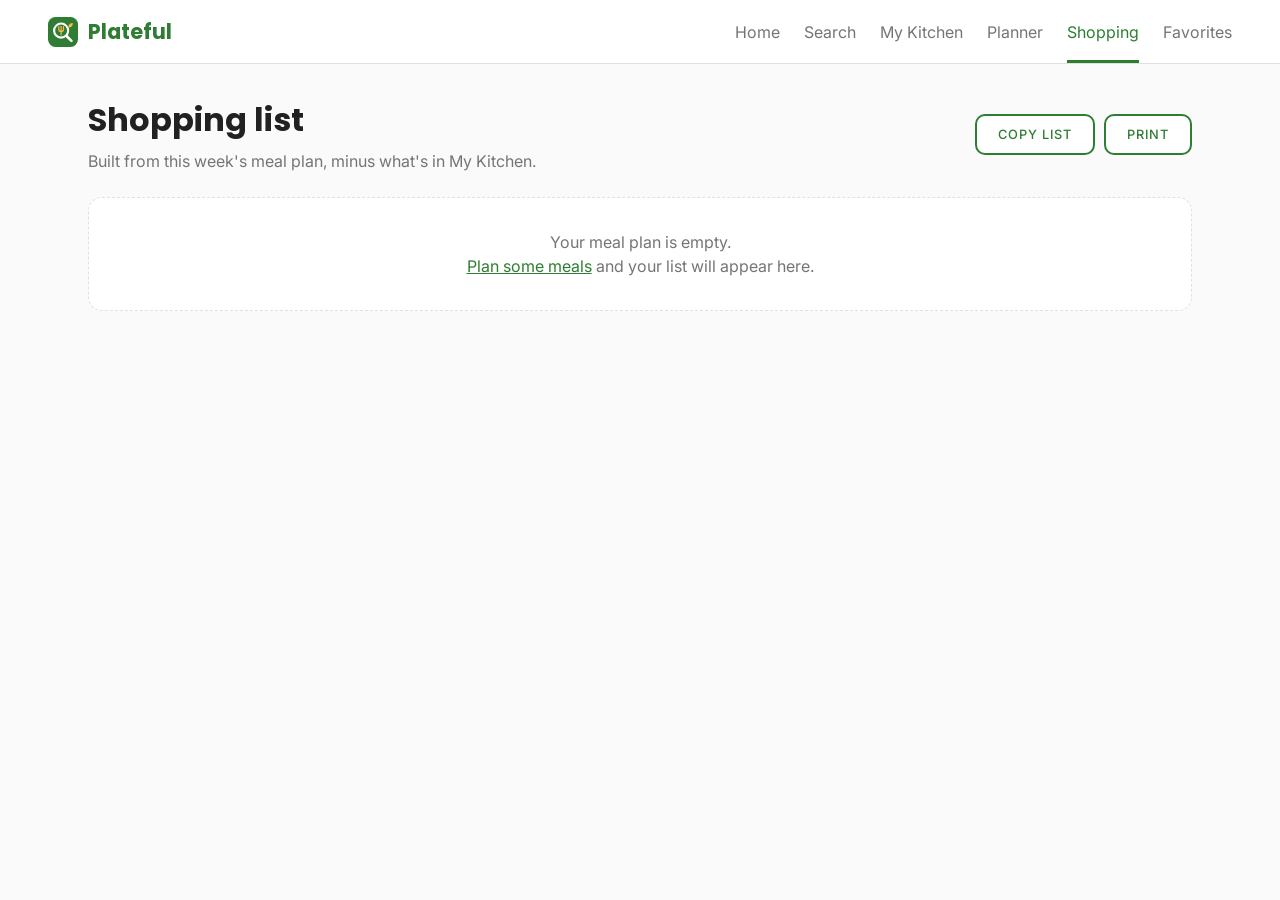
<file: shopping.html>
<!DOCTYPE html>
<html lang="en">

<head>
    <meta charset="utf-8">
    <meta name="viewport" content="width=device-width,initial-scale=1">
    <link rel="icon" href="logo.svg" type="image/svg+xml">
    <title>Shopping list · Plateful</title>
    <link href="https://fonts.googleapis.com/css2?family=Inter:wght@400;500&family=Poppins:wght@600;700&display=swap"
        rel="stylesheet">
    <link rel="stylesheet" href="css/shared.css">
    <style>
        .head {
            display: flex;
            justify-content: space-between;
            align-items: center;
            gap: 1rem;
            flex-wrap: wrap
        }

        .actions {
            display: flex;
            gap: .6rem
        }

        .groups {
            display: flex;
            flex-wrap: wrap;
            gap: 1.2rem;
            margin-top: 1.5rem
        }

        .groups>.group {
            flex: 1 1 280px;
            max-width: 420px
        }

        .group {
            background: #fff;
            border: 1px solid var(--border);
            border-radius: var(--radius);
            padding: 1.2rem 1.4rem
        }

        .group h3 {
            font-size: 1rem;
            margin-bottom: .5rem
        }

        .group label {
            display: flex;
            gap: .7rem;
            align-items: center;
            padding: .5rem 0;
            border-bottom: 1px solid var(--border);
            cursor: pointer
        }

        .group label:last-child {
            border: 0
        }

        .group input {
            accent-color: var(--primary);
            width: 18px;
            height: 18px
        }

        .group label.done span {
            text-decoration: line-through;
            color: var(--muted)
        }

        .group small {
            color: var(--muted);
            margin-left: auto
        }

        .empty {
            background: #fff;
            border: 1px dashed var(--border);
            border-radius: var(--radius);
            padding: 2rem;
            text-align: center;
            color: var(--muted);
            margin-top: 1.5rem
        }

        .empty a {
            color: var(--primary);
            text-decoration: underline
        }

        .note {
            color: var(--muted);
            font-size: .9rem;
            margin-top: 1rem
        }

        @media print {

            .nav,
            .actions {
                display: none
            }
        }
    </style>
</head>

<body>
    <div id="nav"></div>
    <main class="wrap">
        <div class="head">
            <div>
                <h1 style="font-size:2rem;font-weight:700">Shopping list</h1>
                <p style="color:var(--muted);margin:.3rem 0 0">Built from this week's meal plan, minus what's in My
                    Kitchen.</p>
            </div>
            <div class="actions"><button class="btn ghost" id="copy">Copy list</button><button class="btn ghost"
                    id="print">Print</button></div>
        </div>
        <div id="out"></div>
        <p class="note" id="note"></p>
    </main>
    <script src="js/data.js"></script>
    <script>
        document.getElementById("nav").innerHTML = NAV("shopping"); ready.then(() => {
            const $ = id => document.getElementById(id);
            const CATS = { "Produce": ["tomato", "onion", "garlic", "lemon", "lime", "pepper", "carrot", "potato", "spinach", "mushroom", "cucumber", "avocado", "basil", "parsley", "coriander", "thyme", "rosemary", "ginger", "celery", "cabbage", "lettuce", "bean", "pea", "berries", "herb", "chilli", "courgette", "aubergine", "apple", "orange"], "Meat & fish": ["chicken", "beef", "pork", "lamb", "bacon", "sausage", "ham", "turkey", "salmon", "fish", "prawn", "shrimp", "tuna", "cod", "mince"], "Dairy & eggs": ["milk", "cheese", "butter", "cream", "yog", "egg", "parmesan", "feta", "mozzarella"], "Pantry": ["flour", "sugar", "rice", "pasta", "noodle", "oil", "sauce", "stock", "salt", "spice", "cumin", "paprika", "oats", "quinoa", "honey", "sesame", "vinegar", "bread", "chickpea", "lentil", "coconut", "paste", "powder", "wine", "mustard", "seed", "nut"] };
            const cat = i => Object.keys(CATS).find(c => CATS[c].some(k => i.includes(k))) || "Other";
            const CK = "rf_shop_checked_" + planKey(); let checked = store.get(CK, []);
            function build() {
                const plan = store.get(planKey(), {}), pantry = Pantry.list(), count = {};
                const ids = Object.entries(plan).filter(([k]) => /^[a-z]{3}-/.test(k)).map(e => e[1]); ids.forEach(id => (byId(id)?.ingredients || []).forEach(i => count[i] = (count[i] || 0) + 1));
                const all = Object.keys(count), need = all.filter(i => !Pantry.has(i));
                return { meals: ids.length, need, count, skipped: all.length - need.length };
            }
            function render() {
                const { meals, need, count, skipped } = build();
                if (!meals) { $("out").innerHTML = `<div class="empty">Your meal plan is empty.<br><a href="planner.html">Plan some meals</a> and your list will appear here.</div>`; $("note").textContent = ""; return }
                const g = {}; need.sort().forEach(i => (g[cat(i)] ??= []).push(i));
                $("out").innerHTML = need.length ? `<div class="groups">${Object.keys(g).sort().map(c => `<section class="group"><h3>${c}</h3>${g[c].map(i => `<label class="${checked.includes(i) ? "done" : ""}"><input type="checkbox" data-i="${i}" ${checked.includes(i) ? "checked" : ""}><span>${i}</span>${count[i] > 1 ? `<small>${count[i]} meals</small>` : ""}</label>`).join("")}</section>`).join("")}</div>` : `<div class="empty">You already have everything for this week.</div>`;
                $("note").textContent = skipped ? `${skipped} item${skipped > 1 ? "s" : ""} left off because they're in My Kitchen.` : "";
            }
            $("out").onchange = e => { const i = e.target.dataset.i; checked = e.target.checked ? [...checked, i] : checked.filter(x => x !== i); store.set(CK, checked); render() };
            $("print").onclick = () => print();
            $("copy").onclick = async () => { const t = build().need.filter(i => !checked.includes(i)).join("\n"); try { await navigator.clipboard.writeText(t); $("copy").textContent = "Copied" } catch { $("copy").textContent = "Copy failed" } setTimeout(() => $("copy").textContent = "Copy list", 1500) };
            render();
        });
    </script>
</body>

</html>
</file>
<file: css/shared.css>
:root {
    --primary: #2E7D32;
    --secondary: #FFB74D;
    --bg: #FAFAFA;
    --surface: #fff;
    --text: #212121;
    --muted: #757575;
    --border: #E0E0E0;
    --mint: #81C784;
    --error: #E57373;
    --radius: 14px
}

* {
    box-sizing: border-box
}

body {
    margin: 0;
    background: var(--bg);
    color: var(--text);
    font: 400 16px/1.5 Inter, system-ui, sans-serif
}

h1,
h2,
h3 {
    font-family: Poppins, sans-serif;
    font-weight: 600;
    margin: 0
}

a {
    color: inherit;
    text-decoration: none
}

:focus-visible {
    outline: 3px solid var(--secondary);
    outline-offset: 2px
}

.btn {
    font: 500 .8rem Inter, sans-serif;
    letter-spacing: .08em;
    text-transform: uppercase;
    background: var(--primary);
    color: #fff;
    border: 2px solid var(--primary);
    border-radius: 10px;
    padding: .7rem 1.3rem;
    cursor: pointer;
    transition: background .2s, transform .1s
}

.btn:hover {
    background: #256528
}

.btn:active {
    transform: scale(.97)
}

.btn.ghost {
    background: #fff;
    color: var(--primary)
}

.btn.ghost:hover {
    background: #E8F5E9
}

.nav {
    display: flex;
    justify-content: space-between;
    align-items: center;
    flex-wrap: wrap;
    gap: .5rem 2rem;
    background: #fff;
    border-bottom: 1px solid var(--border);
    padding: 0 clamp(1rem, 4vw, 3rem)
}

.logo {
    font: 700 1.3rem Poppins, sans-serif;
    color: var(--primary);
    display: flex;
    align-items: center;
    gap: .6rem;
    padding: 1rem 0
}

.logo img {
    display: block
}

.nav ul {
    display: flex;
    gap: 1.5rem;
    list-style: none;
    margin: 0;
    padding: 0;
    flex-wrap: wrap
}

.nav li a {
    display: block;
    padding: 1.2rem 0 1rem;
    color: var(--muted);
    border-bottom: 3px solid transparent;
    transition: color .2s
}

.nav li a:hover,
.nav li a.active {
    color: var(--primary)
}

.nav li a.active {
    border-color: var(--primary)
}

.wrap {
    max-width: 1200px;
    margin: 0 auto;
    padding: 2rem clamp(1rem, 4vw, 3rem) 4rem
}

.chip {
    border: 1px solid var(--border);
    background: #fff;
    border-radius: 999px;
    padding: .4rem 1rem;
    font-size: .9rem
}

.tag {
    font-size: .8rem;
    padding: .1rem .7rem;
    border-radius: 999px;
    background: #E8F5E9;
    color: var(--primary)
}

.tag.Medium {
    background: #FFF3E0;
    color: #B26A00
}

.tag.Hard {
    background: #FDECEA;
    color: #B23C3C
}

.card {
    background: #fff;
    border: 1px solid var(--border);
    border-radius: var(--radius);
    overflow: hidden;
    transition: box-shadow .2s, transform .2s;
    position: relative
}

.card:hover {
    box-shadow: 0 8px 24px rgba(0, 0, 0, .08);
    transform: translateY(-2px)
}

.card .img {
    height: 150px;
    display: flex;
    justify-content: center;
    align-items: center;
    overflow: hidden
}

.card .img::before {
    content: "";
    width: 130px;
    height: 130px;
    border-radius: 50%;
    background: rgba(255, 255, 255, .28);
    border: 10px solid rgba(255, 255, 255, .3);
    margin-top: 60px
}

.card .body {
    padding: 1rem 1.2rem 1.2rem
}

.card h3 {
    font-size: 1.05rem;
    margin-bottom: .4rem
}

.card .meta {
    color: var(--muted);
    font-size: .9rem;
    display: flex;
    gap: .7rem;
    align-items: center
}

.heart {
    position: absolute;
    top: 10px;
    right: 10px;
    width: 38px;
    height: 38px;
    border-radius: 50%;
    border: 0;
    background: #fff;
    color: var(--border);
    font-size: 1.1rem;
    cursor: pointer;
    transition: color .2s, transform .15s
}

.heart.on {
    color: var(--error)
}

.heart:hover {
    transform: scale(1.12)
}

@media(prefers-reduced-motion:reduce) {
    * {
        transition: none !important
    }
}

button.chip {
    font: inherit;
    cursor: pointer;
    transition: background .2s
}

button.chip:hover {
    border-color: var(--primary)
}

.chip.on {
    background: var(--primary);
    color: #fff;
    border-color: var(--primary)
}

.dt {
    display: flex;
    gap: .3rem;
    flex-wrap: wrap;
    margin-top: .5rem
}

.card .img[style*="url("]::before {
    display: none
}

/* ---- Mobile hamburger navigation (same pattern as Home) ---- */
.nav-toggle,
.mnav,
.moverlay {
    display: none
}

@media(max-width:1023px) {
    #nav {
        position: sticky;
        top: 0;
        z-index: 80
    }

    .nav {
        flex-wrap: nowrap;
        padding-top: .35rem;
        padding-bottom: .35rem
    }

    .nav-desktop {
        display: none
    }

    .nav-toggle {
        display: inline-flex;
        align-items: center;
        justify-content: center;
        position: relative;
        z-index: 90;
        background: none;
        border: 0;
        padding: 0;
        color: var(--text);
        cursor: pointer
    }

    .ic-close {
        display: none
    }

    .nav-open .ic-menu {
        display: none
    }

    .nav-open .ic-close {
        display: block
    }

    .mnav {
        display: block;
        position: fixed;
        top: 0;
        right: 0;
        z-index: 70;
        width: 100%;
        min-height: 60vh;
        padding-top: 5.5rem;
        text-align: center;
        background: rgba(250, 250, 250, .6);
        box-shadow: -4px 0 6px -1px rgba(0, 0, 0, .1);
        transform: translateX(100%);
        visibility: hidden;
        pointer-events: none;
        transition: transform .4s ease-out, visibility .4s
    }

    .mnav ul {
        display: flex;
        flex-direction: column;
        align-items: center;
        gap: 1.5rem;
        list-style: none;
        margin: 0;
        padding: 0;
        font-size: 24px
    }

    .mnav a {
        display: inline-block;
        padding: 0 0 2px;
        border-bottom: 2px solid transparent;
        transition: color .3s
    }

    .mnav a:hover,
    .mnav a.active {
        color: var(--primary)
    }

    .mnav a.active {
        border-color: var(--primary)
    }

    .moverlay {
        position: fixed;
        inset: 0;
        z-index: 60;
        background: rgba(0, 0, 0, .3);
        backdrop-filter: blur(4px)
    }

    .nav-open .mnav {
        transform: none;
        visibility: visible;
        pointer-events: auto
    }

    .nav-open .moverlay {
        display: block
    }

    body.nav-open {
        overflow: hidden
    }
}

@media(min-width:768px) {
    .mnav {
        min-height: 100vh
    }
}

@media print {

    .nav-toggle,
    .mnav,
    .moverlay {
        display: none !important
    }
}
</file>
<file: css/planner.css>
/* Planner styles (from the team's meal-planner build; page frame/header removed, shared nav used instead) */
:root {
    --green: #2f8a3a;
    --border: #d9d9d7;
    --dash: #d9dbd9
}

.planner-page {
    max-width: 1200px;
    margin: 1.5rem auto 4rem;
    padding: 43px 42px 76px;
    background: #fff;
    border: 1px solid #e3e5e1;
    border-radius: 22px
}

.planner-heading {
    display: flex;
    align-items: center;
    justify-content: space-between;
    margin-bottom: 25px
}

.planner-heading h1 {
    margin: 0;
    font-size: 30px;
    line-height: 1.2;
    font-weight: 700;
    letter-spacing: -.8px
}

.clear-button {
    border: 1.5px solid var(--green);
    color: var(--green);
    background: #fff;
    border-radius: 14px;
    padding: 16px 26px;
    font: 500 16px Inter, sans-serif;
    letter-spacing: 1.7px;
    min-width: 184px;
    height: 57px;
    cursor: pointer
}

.clear-button:hover {
    background: #f2f8f3
}

.planner-scroll {
    width: 100%
}

.calendar {
    width: 100%
}

.day-headings,
.meal-grid {
    display: flex;
    flex-wrap: wrap;
    gap: 9px
}

.day-headings>div,
.meal-grid>.meal-slot {
    flex: 0 0 calc((100% - 54px)/7);
    min-width: 0
}

.day-headings {
    margin-bottom: 10px
}

.day-headings>div {
    text-align: center;
    color: #777;
    font-size: 16px
}

.day-headings .today {
    color: var(--green);
    font-weight: 500
}

.meal-grid {
    row-gap: 10px
}

.meal-slot {
    min-width: 0;
    height: 113px;
    border: 1.5px dashed var(--dash);
    border-radius: 18px;
    background: #fff;
    color: #b6b7b7;
    display: flex;
    align-items: center;
    justify-content: center;
    text-align: left;
    padding: 12px 16px;
    font: 400 16px/1.22 Inter, sans-serif;
    cursor: pointer;
    transition: .15s ease
}

.meal-slot:hover {
    border-color: #9eb9a1;
    background: #fbfdfb
}

.meal-slot.drop-target {
    border-color: var(--green);
    background: #f7fbf7
}

.meal-slot.filled {
    justify-content: flex-start;
    align-items: flex-start;
    border-style: solid;
    border-width: 1px 1px 1px 6px;
    color: #1e2321;
    font-weight: 500;
    overflow: hidden
}

.meal-slot.mint {
    border-left-color: #81C784
}

.meal-slot.green {
    border-left-color: var(--green)
}

.meal-slot.orange {
    border-left-color: #f6b43d
}

.saved-section {
    margin-top: 28px
}

.saved-title {
    display: flex;
    align-items: baseline;
    gap: 7px;
    margin-bottom: 12px
}

.saved-title h2 {
    margin: 0;
    font-size: 23px;
    font-weight: 700;
    letter-spacing: -.5px
}

.saved-title span {
    font-size: 16px;
    color: #6e706f
}

.saved-recipes {
    display: flex;
    flex-wrap: wrap;
    gap: 17px
}

.saved-recipes>.saved-card {
    flex: 0 0 calc((100% - 51px)/4);
    min-width: 0
}

.saved-card {
    height: 80px;
    border: 1px solid var(--border);
    border-radius: 16px;
    background: #fff;
    display: flex;
    align-items: center;
    gap: 13px;
    padding: 9px 12px;
    text-align: left;
    color: #202322;
    font: 400 16px/1.18 Inter, sans-serif;
    cursor: grab;
    transition: .15s ease
}

.saved-card:hover {
    transform: translateY(-1px);
    box-shadow: 0 5px 14px rgba(0, 0, 0, .07)
}

.saved-card.dragging {
    opacity: .62
}

.saved-card.selected {
    outline: 3px solid rgba(47, 138, 58, .45);
    border-color: var(--green)
}

.recipe-thumb {
    width: 51px;
    height: 58px;
    border-radius: 12px;
    position: relative;
    overflow: hidden;
    flex: none
}

.recipe-thumb:after {
    content: "";
    position: absolute;
    width: 31px;
    height: 31px;
    border-radius: 50%;
    border: 8px solid rgba(255, 255, 255, .38);
    left: 50%;
    top: 50%;
    transform: translate(-50%, -50%)
}

.no-saved {
    flex: 1 1 100%;
    color: var(--muted);
    background: #fafafa;
    border: 1px dashed var(--border);
    border-radius: 16px;
    padding: 1.4rem
}

.no-saved a {
    color: var(--green);
    text-decoration: underline
}

.toast {
    position: fixed;
    left: 50%;
    bottom: 24px;
    transform: translate(-50%, 20px);
    background: #202522;
    color: #fff;
    padding: 12px 18px;
    border-radius: 10px;
    opacity: 0;
    pointer-events: none;
    transition: .2s ease;
    font-size: 14px;
    z-index: 20
}

.toast.show {
    opacity: 1;
    transform: translate(-50%, 0)
}

.meal-slot:focus-visible,
.saved-card:focus-visible,
.clear-button:focus-visible {
    outline: 3px solid rgba(47, 138, 58, .28);
    outline-offset: 2px
}

@media(max-width:900px) {
    .planner-page {
        padding: 35px 28px 55px;
        margin: 1rem
    }

    .planner-heading h1 {
        font-size: 27px
    }

    .saved-recipes>.saved-card {
        flex-basis: calc((100% - 17px)/2)
    }
}

@media(max-width:680px) {
    .planner-page {
        margin: 0;
        border: 0;
        border-radius: 0;
        padding: 28px 16px 45px
    }

    .planner-heading {
        align-items: flex-start;
        gap: 16px;
        margin-bottom: 24px
    }

    .planner-heading h1 {
        font-size: 25px
    }

    .clear-button {
        height: 49px;
        min-width: 145px;
        padding: 11px 15px;
        font-size: 13px
    }

    /* all seven days visible at once: no horizontal scroll */
    .planner-page {
        padding: 24px 8px 40px
    }

    .planner-heading {
        padding: 0 6px
    }

    .planner-scroll {
        overflow: visible
    }

    .calendar {
        min-width: 0
    }

    .day-headings,
    .meal-grid {
        gap: 4px
    }

    .meal-grid {
        row-gap: 5px
    }

    .day-headings>div,
    .meal-grid>.meal-slot {
        flex-basis: calc((100% - 24px)/7)
    }

    .day-headings>div {
        font-size: 11px
    }

    .meal-slot {
        height: 84px;
        padding: 4px 2px;
        font-size: 9.5px;
        line-height: 1.15;
        border-radius: 9px;
        overflow: hidden;
        overflow-wrap: anywhere;
        hyphens: auto
    }

    .meal-slot.filled {
        border-width: 1px 1px 1px 4px;
        padding: 4px 2px 4px 3px
    }

    .saved-card {
        height: 73px;
        padding: 7px 9px;
        gap: 9px;
        font-size: 14px
    }

    .recipe-thumb {
        width: 44px;
        height: 55px
    }
}

@media(max-width:430px) {
    .saved-recipes>.saved-card {
        flex-basis: 100%
    }
}

.recipe-thumb[style*="url("]:after {
    display: none
}
</file>
